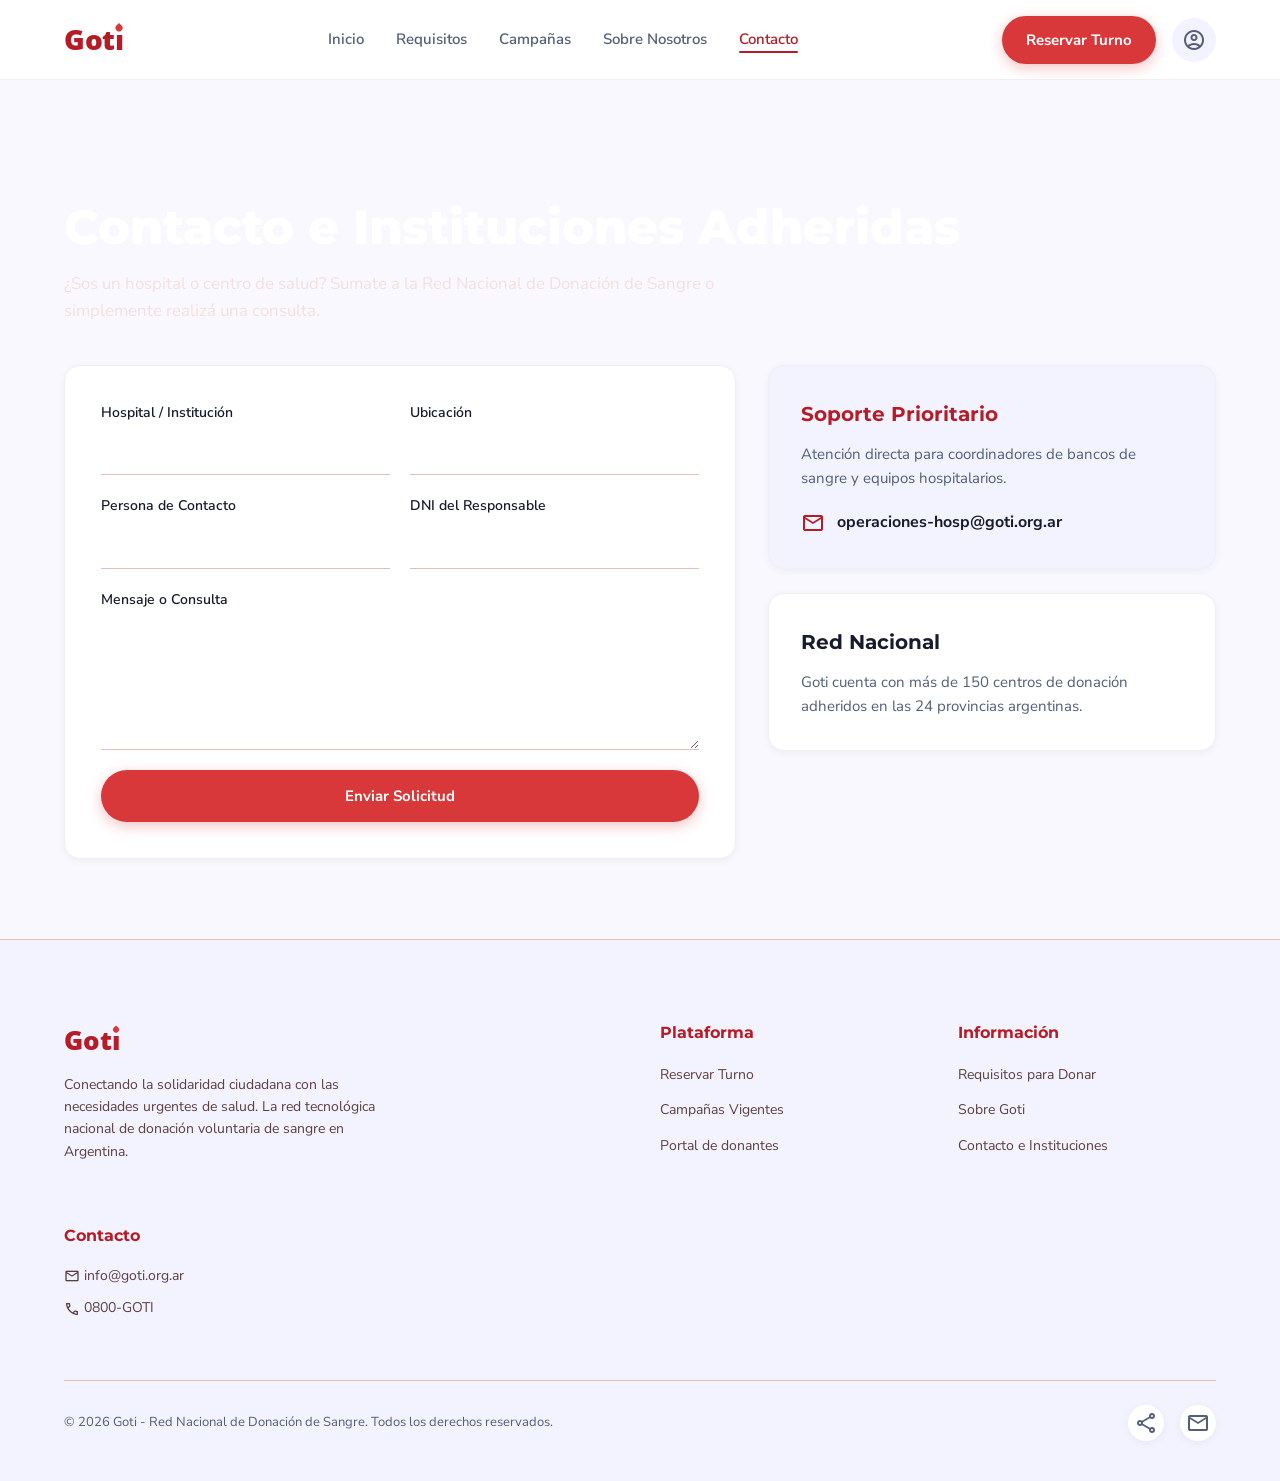
<file: contacto.html>
<!DOCTYPE html>
<html lang="es">

<head>
  <meta charset="utf-8" />
  <meta name="viewport" content="width=device-width, initial-scale=1.0" />
  <title>Contacto | Goti</title>

  <!-- Google Fonts -->
  <link rel="preconnect" href="https://fonts.googleapis.com">
  <link rel="preconnect" href="https://fonts.gstatic.com" crossorigin>
  <link
    href="https://fonts.googleapis.com/css2?family=Montserrat:wght@600;700&family=Nunito+Sans:wght@400;600;700&display=swap"
    rel="stylesheet" />

  <!-- Material Symbols Icons -->
  <link href="https://fonts.googleapis.com/css2?family=Material+Symbols+Outlined:wght,FILL@100..700,0..1&display=swap"
    rel="stylesheet" />

  <!-- Pure CSS Stylesheet -->
  <link rel="stylesheet" href="styles.css" />

  <style>
    .contact-grid {
      display: grid;
      grid-template-columns: 1fr;
      gap: 32px;
    }

    @media (min-width: 992px) {
      .contact-grid {
        grid-template-columns: 1.2fr 0.8fr;
      }
    }

    .form-group {
      display: flex;
      flex-direction: column;
      gap: 8px;
      margin-bottom: 20px;
    }

    .form-label {
      font-size: 14px;
      font-weight: 600;
      color: var(--color-text-dark);
    }

    .form-input,
    .form-textarea {
      width: 100%;
      padding: 10px 0;
      border: none;
      border-bottom: 1px solid var(--border-color);
      border-radius: 0;
      font-family: var(--font-body);
      font-size: 16px;
      background-color: transparent;
      color: var(--color-text-dark);
      transition: var(--transition-fast);
    }

    .form-input:focus,
    .form-textarea:focus {
      outline: none;
      border-bottom-color: var(--color-primary);
      box-shadow: none;
    }

    .form-row {
      display: grid;
      grid-template-columns: 1fr;
      gap: 20px;
    }

    @media (min-width: 640px) {
      .form-row {
        grid-template-columns: 1fr 1fr;
      }
    }
  </style>
</head>

<body>

  <!-- Header / Navigation Bar (Uniform Header) -->
  <header class="header">
    <div class="container header-container">
      <a href="index.html" class="logo-link">
        <span class="logo-text">Got<span class="logo-i">ı</span></span>
      </a>

      <nav>
        <ul class="nav-menu">
          <li><a href="index.html" class="nav-link">Inicio</a></li>
          <li><a href="index.html#requisitos" class="nav-link">Requisitos</a></li>
          <li><a href="index.html#campanas" class="nav-link">Campañas</a></li>
          <li><a href="sobre-nosotros.html" class="nav-link">Sobre Nosotros</a></li>
          <li><a href="contacto.html" class="nav-link active">Contacto</a></li>
        </ul>
      </nav>

      <div class="header-actions">
        <a href="agendar-turno.html" class="btn btn-primary">Reservar Turno</a>
        <a href="login.html" class="user-profile-btn" title="Iniciar Sesión / Mi Perfil">
          <span class="material-symbols-outlined">account_circle</span>
        </a>
      </div>
    </div>
  </header>

  <main style="padding-top: calc(var(--header-height) + 40px);">
    <section class="section">
      <div class="container">
        <div class="section-header" style="text-align: left; margin-bottom: 40px; max-width: 100%;">

          <h1 class="hero-title" style="margin-bottom: 16px;">Contacto e Instituciones Adheridas</h1>
          <p class="hero-description" style="max-width: 700px;">
            ¿Sos un hospital o centro de salud? Sumate a la Red Nacional de Donación de Sangre o simplemente realizá una
            consulta.
          </p>
        </div>

        <div class="contact-grid">
          <!-- Form Container -->
          <div class="stock-card" style="padding: 36px; background-color: #ffffff;">
            <form id="contactForm" onsubmit="event.preventDefault(); alert('¡Solicitud enviada con éxito!');">
              <div class="form-row">
                <div class="form-group">
                  <label class="form-label">Hospital / Institución</label>
                  <input type="text" class="form-input" required />
                </div>
                <div class="form-group">
                  <label class="form-label">Ubicación</label>
                  <input type="text" class="form-input" required />
                </div>
              </div>

              <div class="form-row">
                <div class="form-group">
                  <label class="form-label">Persona de Contacto</label>
                  <input type="text" class="form-input" required />
                </div>
                <div class="form-group">
                  <label class="form-label">DNI del Responsable</label>
                  <input type="text" class="form-input" required />
                </div>
              </div>

              <div class="form-group">
                <label class="form-label">Mensaje o Consulta</label>
                <textarea class="form-textarea" rows="5" required></textarea>
              </div>

              <button type="submit" class="btn btn-primary" style="width: 100%; padding: 16px;">
                Enviar Solicitud
              </button>
            </form>
          </div>

          <!-- Side Info Box -->
          <div style="display: flex; flex-direction: column; gap: 24px;">
            <div class="stock-card" style="padding: 32px; background-color: var(--bg-surface-alt);">
              <h3
                style="font-family: var(--font-heading); font-size: 20px; color: var(--color-primary); margin-bottom: 12px;">
                Soporte Prioritario</h3>
              <p style="font-size: 15px; color: var(--color-secondary); margin-bottom: 20px;">
                Atención directa para coordinadores de bancos de sangre y equipos hospitalarios.
              </p>
              <div
                style="display: flex; align-items: center; gap: 12px; font-weight: 700; color: var(--color-text-dark);">
                <span class="material-symbols-outlined" style="color: var(--color-primary);">mail</span>
                operaciones-hosp@goti.org.ar
              </div>
            </div>

            <div class="stock-card" style="padding: 32px;">
              <h3 style="font-family: var(--font-heading); font-size: 20px; margin-bottom: 12px;">Red Nacional</h3>
              <p style="font-size: 15px; color: var(--color-secondary);">
                Goti cuenta con más de 150 centros de donación adheridos en las 24 provincias argentinas.
              </p>
            </div>
          </div>
        </div>
      </div>
    </section>
  </main>

  <!-- Footer (Uniform Footer) -->
  <footer class="footer">
    <div class="container">
      <div class="footer-grid">
        <div class="footer-brand-col">
          <span class="footer-logo">Got<span class="logo-i">ı</span></span>
          <p class="footer-text">
            Conectando la solidaridad ciudadana con las necesidades urgentes de salud. La red tecnológica nacional de
            donación voluntaria de sangre en Argentina.
          </p>
        </div>

        <div>
          <h4 class="footer-col-title">Plataforma</h4>
          <ul class="footer-links">
            <li><a href="agendar-turno.html" class="footer-link">Reservar Turno</a></li>
            <li><a href="index.html#campanas" class="footer-link">Campañas Vigentes</a></li>
            <li><a href="login.html" class="footer-link">Portal de donantes</a></li>
          </ul>
        </div>

        <div>
          <h4 class="footer-col-title">Información</h4>
          <ul class="footer-links">
            <li><a href="index.html#requisitos" class="footer-link">Requisitos para Donar</a></li>
            <li><a href="sobre-nosotros.html" class="footer-link">Sobre Goti</a></li>
            <li><a href="contacto.html" class="footer-link">Contacto e Instituciones</a></li>
          </ul>
        </div>

        <div>
          <h4 class="footer-col-title">Contacto</h4>
          <ul class="footer-links">
            <li class="footer-link"><span class="material-symbols-outlined" style="font-size: 16px;">mail</span>
              info@goti.org.ar</li>
            <li class="footer-link"><span class="material-symbols-outlined" style="font-size: 16px;">call</span>
              0800-GOTI</li>
          </ul>
        </div>
      </div>

      <div class="footer-bottom">
        <p>&copy; 2026 Goti - Red Nacional de Donación de Sangre. Todos los derechos reservados.</p>
        <div class="social-links">
          <a href="#" class="social-icon" title="Compartir"><span class="material-symbols-outlined">share</span></a>
          <a href="#" class="social-icon" title="Enviar Mensaje"><span class="material-symbols-outlined">mail</span></a>
        </div>
      </div>
    </div>
  </footer>

</body>

</html>
</file>
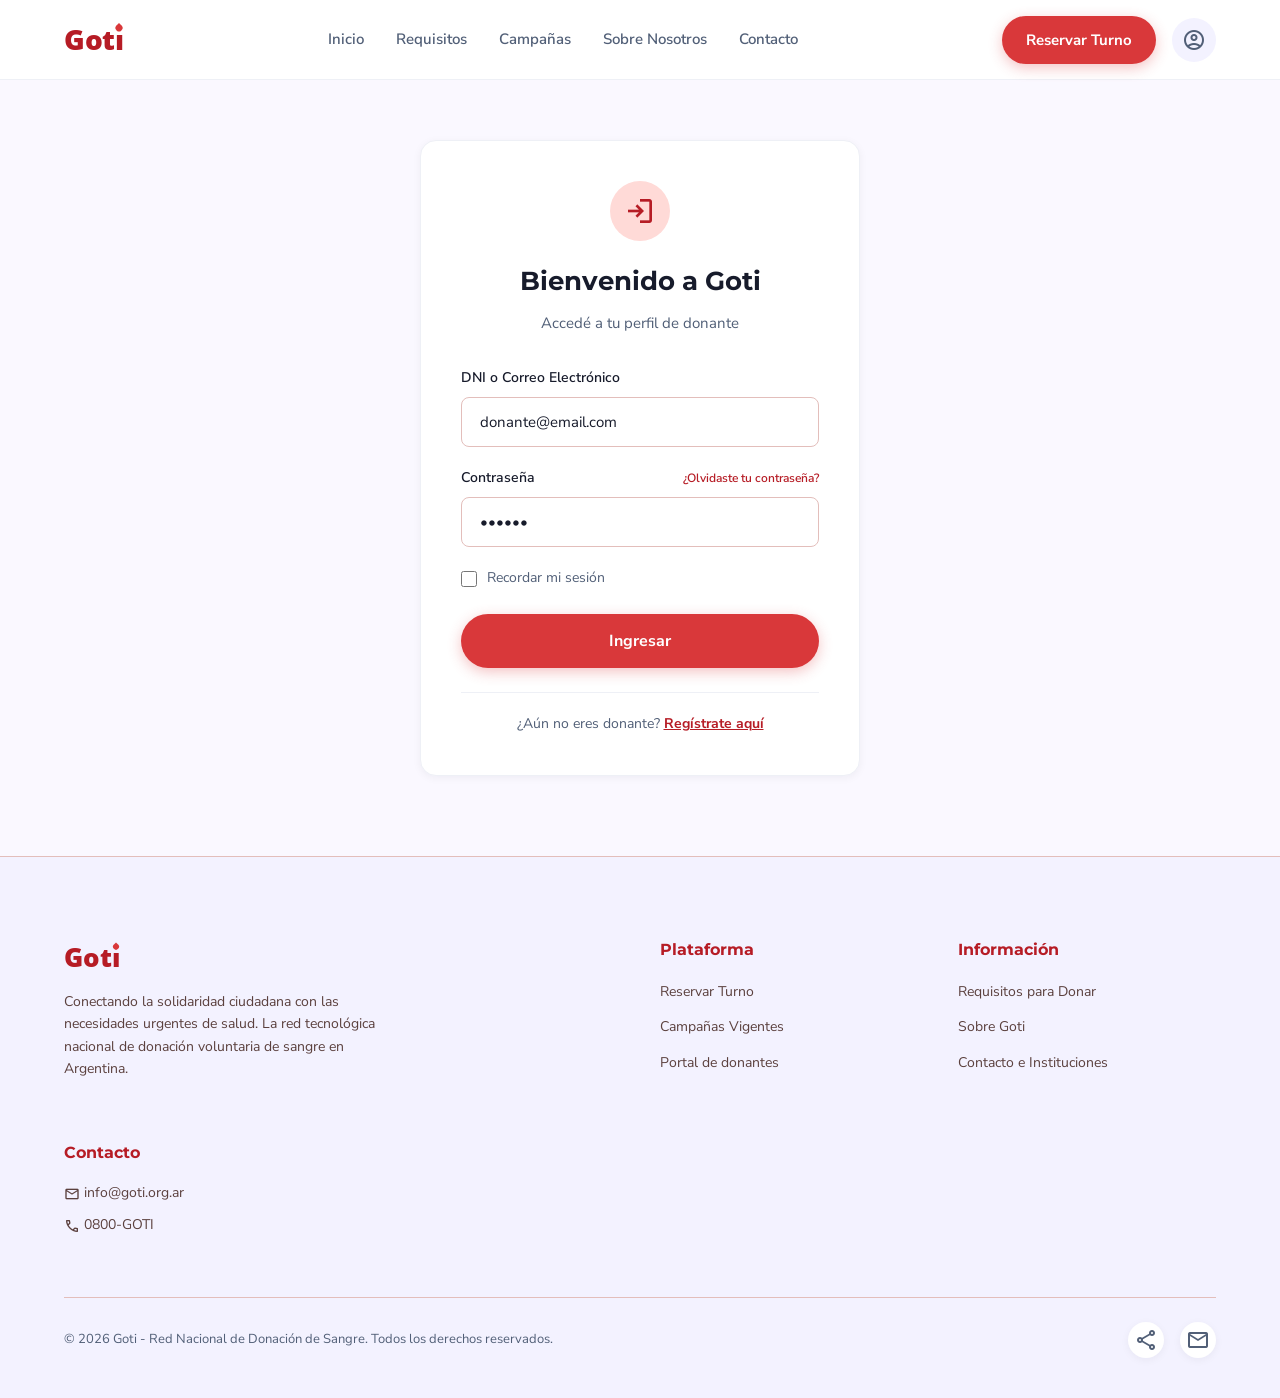
<file: login.html>
<!DOCTYPE html>
<html lang="es">
<head>
  <meta charset="utf-8"/>
  <meta name="viewport" content="width=device-width, initial-scale=1.0"/>
  <title>Iniciar Sesión | Goti</title>

  <!-- Google Fonts -->
  <link rel="preconnect" href="https://fonts.googleapis.com">
  <link rel="preconnect" href="https://fonts.gstatic.com" crossorigin>
  <link href="https://fonts.googleapis.com/css2?family=Montserrat:wght@600;700&family=Nunito+Sans:wght@400;600;700&display=swap" rel="stylesheet"/>
  
  <!-- Material Symbols Icons -->
  <link href="https://fonts.googleapis.com/css2?family=Material+Symbols+Outlined:wght,FILL@100..700,0..1&display=swap" rel="stylesheet"/>

  <!-- Pure CSS Stylesheet -->
  <link rel="stylesheet" href="styles.css"/>

  <style>
    .login-box {
      max-width: 440px;
      margin: 0 auto;
    }
    .form-group {
      display: flex;
      flex-direction: column;
      gap: 8px;
      margin-bottom: 20px;
    }
    .form-label {
      font-size: 14px;
      font-weight: 600;
      color: var(--color-text-dark);
    }
    .form-input {
      width: 100%;
      padding: 14px 18px;
      border: 1px solid var(--border-color);
      border-radius: var(--radius-sm);
      font-family: var(--font-body);
      font-size: 15px;
      background-color: var(--bg-surface);
      color: var(--color-text-dark);
      transition: var(--transition-fast);
    }
    .form-input:focus {
      outline: none;
      border-color: var(--color-primary);
      box-shadow: 0 0 0 3px rgba(182, 28, 37, 0.1);
    }
  </style>
</head>
<body>

  <!-- Header / Navigation Bar -->
  <header class="header">
    <div class="container header-container">
      <a href="index.html" class="logo-link">
        <span class="logo-text">Got<span class="logo-i">ı</span></span>
      </a>

      <nav>
        <ul class="nav-menu">
          <li><a href="index.html" class="nav-link">Inicio</a></li>
          <li><a href="index.html#requisitos" class="nav-link">Requisitos</a></li>
          <li><a href="index.html#campanas" class="nav-link">Campañas</a></li>
          <li><a href="sobre-nosotros.html" class="nav-link">Sobre Nosotros</a></li>
          <li><a href="contacto.html" class="nav-link">Contacto</a></li>
        </ul>
      </nav>

      <div class="header-actions">
        <a href="registro.html" class="btn btn-primary">Reservar Turno</a>
        <a href="login.html" class="user-profile-btn" title="Iniciar Sesión / Mi Perfil">
          <span class="material-symbols-outlined">account_circle</span>
        </a>
      </div>
    </div>
  </header>

  <main style="padding-top: calc(var(--header-height) + 60px);" class="section">
    <div class="container">
      <div class="login-box">
        <div class="stock-card" style="padding: 40px; text-align: center;">
          <div style="width: 60px; height: 60px; border-radius: 50%; background-color: var(--color-primary-light); color: var(--color-primary); display: flex; align-items: center; justify-content: center; margin: 0 auto 20px auto;">
            <span class="material-symbols-outlined" style="font-size: 32px;">login</span>
          </div>

          <h1 style="font-family: var(--font-heading); font-size: 26px; color: var(--color-text-dark); margin-bottom: 8px;">Bienvenido a Goti</h1>
          <p style="font-size: 15px; color: var(--color-secondary); margin-bottom: 32px;">Accedé a tu perfil de donante</p>

          <form id="loginForm" style="text-align: left;">
            <div class="form-group">
              <label class="form-label">DNI o Correo Electrónico</label>
              <input type="text" class="form-input" required value="donante@email.com"/>
            </div>

            <div class="form-group">
              <div style="display: flex; justify-content: space-between; align-items: center;">
                <label class="form-label">Contraseña</label>
                <a href="#" style="font-size: 12px; color: var(--color-primary); font-weight: 600;">¿Olvidaste tu contraseña?</a>
              </div>
              <input type="password" class="form-input" required value="123456"/>
            </div>

            <div style="display: flex; align-items: center; gap: 10px; margin-bottom: 24px;">
              <input type="checkbox" id="remember" style="width: 16px; height: 16px; accent-color: var(--color-primary);"/>
              <label for="remember" style="font-size: 14px; color: var(--color-secondary);">Recordar mi sesión</label>
            </div>

            <button type="submit" class="btn btn-primary" style="width: 100%; padding: 16px; font-size: 16px;">
              Ingresar
            </button>
          </form>

          <div style="margin-top: 24px; padding-top: 20px; border-top: 1px solid var(--border-light);">
            <p style="font-size: 14px; color: var(--color-secondary);">
              ¿Aún no eres donante? <a href="registro.html" style="color: var(--color-primary); font-weight: 700; text-decoration: underline;">Regístrate aquí</a>
            </p>
          </div>
        </div>
      </div>
    </div>
  </main>

  <!-- Footer -->
  <footer class="footer">
    <div class="container">
      <div class="footer-grid">
        <div class="footer-brand-col">
          <span class="footer-logo">Got<span class="logo-i">ı</span></span>
          <p class="footer-text">
            Conectando la solidaridad ciudadana con las necesidades urgentes de salud. La red tecnológica nacional de donación voluntaria de sangre en Argentina.
          </p>
        </div>

        <div>
          <h4 class="footer-col-title">Plataforma</h4>
          <ul class="footer-links">
            <li><a href="registro.html" class="footer-link">Reservar Turno</a></li>
            <li><a href="index.html#campanas" class="footer-link">Campañas Vigentes</a></li>
            <li><a href="login.html" class="footer-link">Portal de donantes</a></li>
          </ul>
        </div>

        <div>
          <h4 class="footer-col-title">Información</h4>
          <ul class="footer-links">
            <li><a href="index.html#requisitos" class="footer-link">Requisitos para Donar</a></li>
            <li><a href="sobre-nosotros.html" class="footer-link">Sobre Goti</a></li>
            <li><a href="contacto.html" class="footer-link">Contacto e Instituciones</a></li>
          </ul>
        </div>

        <div>
          <h4 class="footer-col-title">Contacto</h4>
          <ul class="footer-links">
            <li class="footer-link"><span class="material-symbols-outlined" style="font-size: 16px;">mail</span> info@goti.org.ar</li>
            <li class="footer-link"><span class="material-symbols-outlined" style="font-size: 16px;">call</span> 0800-GOTI</li>
          </ul>
        </div>
      </div>

      <div class="footer-bottom">
        <p>&copy; 2026 Goti - Red Nacional de Donación de Sangre. Todos los derechos reservados.</p>
        <div class="social-links">
          <a href="#" class="social-icon" title="Compartir"><span class="material-symbols-outlined">share</span></a>
          <a href="#" class="social-icon" title="Enviar Mensaje"><span class="material-symbols-outlined">mail</span></a>
        </div>
      </div>
    </div>
  </footer>

  <script>
    // Redirect to control panel on login submit
    document.getElementById('loginForm').addEventListener('submit', (e) => {
      e.preventDefault();
      window.location.href = 'panel-de-control.html';
    });
  </script>
</body>
</html>
</file>
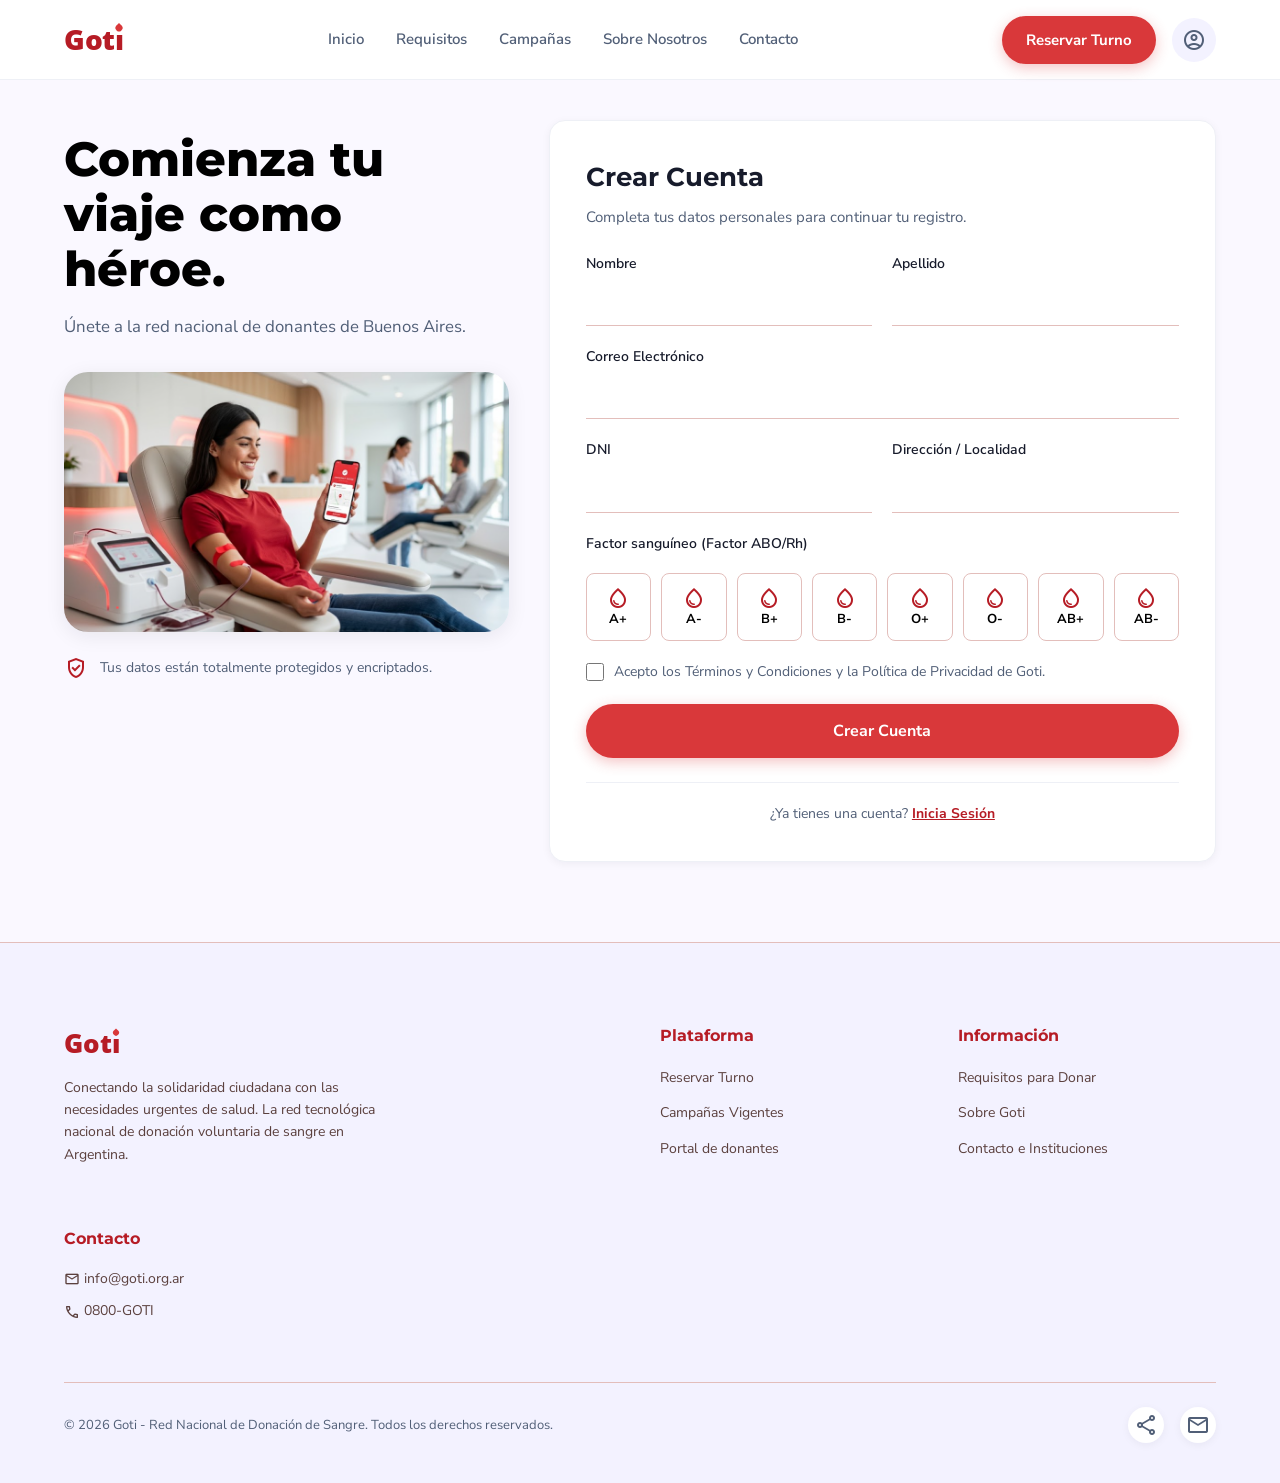
<file: registro.html>
<!DOCTYPE html>
<html lang="es">

<head>
  <meta charset="utf-8" />
  <meta name="viewport" content="width=device-width, initial-scale=1.0" />
  <title>Registro | Goti</title>

  <!-- Google Fonts -->
  <link rel="preconnect" href="https://fonts.googleapis.com">
  <link rel="preconnect" href="https://fonts.gstatic.com" crossorigin>
  <link
    href="https://fonts.googleapis.com/css2?family=Montserrat:wght@600;700&family=Nunito+Sans:wght@400;600;700&display=swap"
    rel="stylesheet" />

  <!-- Material Symbols Icons -->
  <link href="https://fonts.googleapis.com/css2?family=Material+Symbols+Outlined:wght,FILL@100..700,0..1&display=swap"
    rel="stylesheet" />

  <!-- Pure CSS Stylesheet -->
  <link rel="stylesheet" href="styles.css" />

  <style>
    .reg-container {
      display: grid;
      grid-template-columns: 1fr;
      gap: 40px;
    }

    @media (min-width: 992px) {
      .reg-container {
        grid-template-columns: 0.8fr 1.2fr;
      }
    }

    .blood-selector {
      display: grid;
      grid-template-columns: repeat(4, 1fr);
      gap: 10px;
      margin-top: 10px;
    }

    @media (min-width: 640px) {
      .blood-selector {
        grid-template-columns: repeat(8, 1fr);
      }
    }

    .blood-type-btn {
      border: 1px solid var(--border-color);
      background-color: var(--bg-surface);
      border-radius: var(--radius-sm);
      padding: 12px 6px;
      display: flex;
      flex-direction: column;
      align-items: center;
      cursor: pointer;
      transition: var(--transition-fast);
    }

    .blood-type-btn.active {
      background-color: var(--color-primary);
      color: #ffffff;
      border-color: var(--color-primary);
      box-shadow: var(--shadow-sm);
    }

    .blood-type-btn.active span {
      color: #ffffff !important;
    }

    .form-group {
      display: flex;
      flex-direction: column;
      gap: 8px;
      margin-bottom: 20px;
    }

    .form-label {
      font-size: 14px;
      font-weight: 600;
      color: var(--color-text-dark);
    }

    .form-input {
      width: 100%;
      padding: 10px 0;
      border: none;
      border-bottom: 1px solid var(--border-color);
      border-radius: 0;
      font-family: var(--font-body);
      font-size: 16px;
      background-color: transparent;
      color: var(--color-text-dark);
      transition: var(--transition-fast);
    }

    .form-input:focus {
      outline: none;
      border-bottom-color: var(--color-primary);
      box-shadow: none;
    }

    .form-row {
      display: grid;
      grid-template-columns: 1fr;
      gap: 20px;
    }

    @media (min-width: 640px) {
      .form-row {
        grid-template-columns: 1fr 1fr;
      }
    }
  </style>
</head>

<body>

  <!-- Header / Navigation Bar -->
  <header class="header">
    <div class="container header-container">
      <a href="index.html" class="logo-link">
        <span class="logo-text">Got<span class="logo-i">ı</span></span>
      </a>

      <nav>
        <ul class="nav-menu">
          <li><a href="index.html" class="nav-link">Inicio</a></li>
          <li><a href="index.html#requisitos" class="nav-link">Requisitos</a></li>
          <li><a href="index.html#campanas" class="nav-link">Campañas</a></li>
          <li><a href="sobre-nosotros.html" class="nav-link">Sobre Nosotros</a></li>
          <li><a href="contacto.html" class="nav-link">Contacto</a></li>
        </ul>
      </nav>

      <div class="header-actions">
        <a href="registro.html" class="btn btn-primary">Reservar Turno</a>
        <a href="login.html" class="user-profile-btn" title="Iniciar Sesión / Mi Perfil">
          <span class="material-symbols-outlined">account_circle</span>
        </a>
      </div>
    </div>
  </header>

  <main style="padding-top: calc(var(--header-height) + 40px);" class="section">
    <div class="container">
      <div class="reg-container">
        <!-- Left Branding Column -->
        <div style="display: flex; flex-direction: column; justify-content: flex-start; padding-top: 12px;">

          <h1 class="hero-title" style="margin-bottom: 16px; color: #000000 !important;">Comienza tu viaje como héroe.</h1>
          <p class="hero-description" style="margin-bottom: 32px; color: var(--color-secondary) !important;">
            Únete a la red nacional de donantes de Buenos Aires.
          </p>

          <div
            style="border-radius: var(--radius-lg); overflow: hidden; box-shadow: var(--shadow-md); margin-bottom: 24px;">
            <img src="registro_hero.png"
              alt="Donantes" style="width: 100%; height: 260px; object-fit: cover;" />
          </div>

          <div style="display: flex; align-items: center; gap: 12px; color: var(--color-secondary); font-size: 14px;">
            <span class="material-symbols-outlined" style="color: var(--color-primary);">verified_user</span>
            Tus datos están totalmente protegidos y encriptados.
          </div>
        </div>

        <!-- Right Form Column -->
        <div class="stock-card" style="padding: 36px; background-color: #ffffff;">
          <div style="margin-bottom: 24px;">
            <h2
              style="font-family: var(--font-heading); font-size: 26px; color: var(--color-text-dark); margin-bottom: 6px;">
              Crear Cuenta</h2>
            <p style="font-size: 15px; color: var(--color-secondary);">Completa tus datos personales para continuar tu
              registro.</p>
          </div>

          <form id="registrationForm">
            <div class="form-row">
              <div class="form-group">
                <label class="form-label">Nombre</label>
                <input type="text" class="form-input" required />
              </div>
              <div class="form-group">
                <label class="form-label">Apellido</label>
                <input type="text" class="form-input" required />
              </div>
            </div>

            <div class="form-group">
              <label class="form-label">Correo Electrónico</label>
              <input type="email" class="form-input" required />
            </div>

            <div class="form-row">
              <div class="form-group">
                <label class="form-label">DNI</label>
                <input type="text" class="form-input" required />
              </div>
              <div class="form-group">
                <label class="form-label">Dirección / Localidad</label>
                <input type="text" class="form-input" required />
              </div>
            </div>

            <!-- Blood Type Selector -->
            <div class="form-group">
              <label class="form-label">Factor sanguíneo (Factor ABO/Rh)</label>
              <div class="blood-selector">
                <button type="button" class="blood-type-btn" onclick="selectBloodType(this)">
                  <span class="material-symbols-outlined" style="color: var(--color-primary);">water_drop</span>
                  <span style="font-weight:700; font-size:13px;">A+</span>
                </button>
                <button type="button" class="blood-type-btn" onclick="selectBloodType(this)">
                  <span class="material-symbols-outlined" style="color: var(--color-primary);">water_drop</span>
                  <span style="font-weight:700; font-size:13px;">A-</span>
                </button>
                <button type="button" class="blood-type-btn" onclick="selectBloodType(this)">
                  <span class="material-symbols-outlined" style="color: var(--color-primary);">water_drop</span>
                  <span style="font-weight:700; font-size:13px;">B+</span>
                </button>
                <button type="button" class="blood-type-btn" onclick="selectBloodType(this)">
                  <span class="material-symbols-outlined" style="color: var(--color-primary);">water_drop</span>
                  <span style="font-weight:700; font-size:13px;">B-</span>
                </button>
                <button type="button" class="blood-type-btn" onclick="selectBloodType(this)">
                  <span class="material-symbols-outlined" style="color: var(--color-primary);">water_drop</span>
                  <span style="font-weight:700; font-size:13px;">O+</span>
                </button>
                <button type="button" class="blood-type-btn" onclick="selectBloodType(this)">
                  <span class="material-symbols-outlined" style="color: var(--color-primary);">water_drop</span>
                  <span style="font-weight:700; font-size:13px;">O-</span>
                </button>
                <button type="button" class="blood-type-btn" onclick="selectBloodType(this)">
                  <span class="material-symbols-outlined" style="color: var(--color-primary);">water_drop</span>
                  <span style="font-weight:700; font-size:13px;">AB+</span>
                </button>
                <button type="button" class="blood-type-btn" onclick="selectBloodType(this)">
                  <span class="material-symbols-outlined" style="color: var(--color-primary);">water_drop</span>
                  <span style="font-weight:700; font-size:13px;">AB-</span>
                </button>
              </div>
            </div>

            <div style="display: flex; align-items: center; gap: 10px; margin: 20px 0;">
              <input type="checkbox" id="terms" required
                style="width: 18px; height: 18px; accent-color: var(--color-primary);" />
              <label for="terms" style="font-size: 14px; color: var(--color-secondary);">Acepto los Términos y
                Condiciones y la Política de Privacidad de Goti.</label>
            </div>

            <button type="submit" class="btn btn-primary" style="width: 100%; padding: 16px; font-size: 16px;">
              Crear Cuenta
            </button>
          </form>

          <div
            style="text-align: center; margin-top: 24px; padding-top: 20px; border-top: 1px solid var(--border-light);">
            <p style="font-size: 14px; color: var(--color-secondary);">
              ¿Ya tienes una cuenta? <a href="login.html"
                style="color: var(--color-primary); font-weight: 700; text-decoration: underline;">Inicia Sesión</a>
            </p>
          </div>
        </div>
      </div>
    </div>
  </main>

  <!-- Footer -->
  <footer class="footer">
    <div class="container">
      <div class="footer-grid">
        <div class="footer-brand-col">
          <span class="footer-logo">Got<span class="logo-i">ı</span></span>
          <p class="footer-text">
            Conectando la solidaridad ciudadana con las necesidades urgentes de salud. La red tecnológica nacional de
            donación voluntaria de sangre en Argentina.
          </p>
        </div>

        <div>
          <h4 class="footer-col-title">Plataforma</h4>
          <ul class="footer-links">
            <li><a href="registro.html" class="footer-link">Reservar Turno</a></li>
            <li><a href="index.html#campanas" class="footer-link">Campañas Vigentes</a></li>
            <li><a href="login.html" class="footer-link">Portal de donantes</a></li>
          </ul>
        </div>

        <div>
          <h4 class="footer-col-title">Información</h4>
          <ul class="footer-links">
            <li><a href="index.html#requisitos" class="footer-link">Requisitos para Donar</a></li>
            <li><a href="sobre-nosotros.html" class="footer-link">Sobre Goti</a></li>
            <li><a href="contacto.html" class="footer-link">Contacto e Instituciones</a></li>
          </ul>
        </div>

        <div>
          <h4 class="footer-col-title">Contacto</h4>
          <ul class="footer-links">
            <li class="footer-link"><span class="material-symbols-outlined" style="font-size: 16px;">mail</span>
              info@goti.org.ar</li>
            <li class="footer-link"><span class="material-symbols-outlined" style="font-size: 16px;">call</span>
              0800-GOTI</li>
          </ul>
        </div>
      </div>

      <div class="footer-bottom">
        <p>&copy; 2026 Goti - Red Nacional de Donación de Sangre. Todos los derechos reservados.</p>
        <div class="social-links">
          <a href="#" class="social-icon" title="Compartir"><span class="material-symbols-outlined">share</span></a>
          <a href="#" class="social-icon" title="Enviar Mensaje"><span class="material-symbols-outlined">mail</span></a>
        </div>
      </div>
    </div>
  </footer>

  <script>
    function selectBloodType(btn) {
      document.querySelectorAll('.blood-type-btn').forEach(b => b.classList.remove('active'));
      btn.classList.add('active');
    }

    // Redirect to login on form submit
    document.getElementById('registrationForm').addEventListener('submit', (e) => {
      e.preventDefault();
      alert('¡Cuenta creada exitosamente! Redirigiendo al inicio de sesión...');
      window.location.href = 'login.html';
    });
  </script>
</body>

</html>
</file>
<file: styles.css>
@import url('https://fonts.googleapis.com/css2?family=Open+Sans:wght@700;800&display=swap');

/* ==========================================================================
   DonARG - System Design & Core Stylesheet (Pure CSS)
   ========================================================================== */

/* --------------------------------------------------------------------------
   1. CSS Variables & Design System Tokens
   -------------------------------------------------------------------------- */
:root {
  /* Brand Palette */
  --color-primary: #b61c25;
  --color-primary-hover: #930014;
  --color-primary-light: #ffdad7;
  --color-primary-container: #d9383a;
  --color-primary-text: #ffffff;

  /* Secondary & Neutral Colors */
  --color-secondary: #515f77;
  --color-secondary-light: #d2e0fd;
  --color-text-dark: #171b2b;
  --color-text-muted: #5b403e;
  
  /* Backgrounds & Surfaces */
  --bg-main: #faf8ff;
  --bg-surface: #ffffff;
  --bg-surface-alt: #f3f2ff;
  --bg-card: #ffffff;
  
  /* Status Colors for Blood Stock */
  --status-critical: #d9383a;
  --status-critical-bg: #ffebee;
  --status-warning: #e65100;
  --status-warning-bg: #fff3e0;
  --status-good: #2e7d32;
  --status-good-bg: #e8f5e9;

  /* Borders & Shadows */
  --border-color: #e3bebb;
  --border-light: #eef0f6;
  --shadow-sm: 0 2px 8px rgba(23, 27, 43, 0.05);
  --shadow-md: 0 4px 20px rgba(23, 27, 43, 0.08);
  --shadow-lg: 0 12px 32px rgba(182, 28, 37, 0.12);

  /* Typography */
  --font-heading: 'Montserrat', sans-serif;
  --font-body: 'Nunito Sans', sans-serif;
  
  /* Layout Dimensions */
  --max-width: 1200px;
  --header-height: 80px;
  --radius-sm: 8px;
  --radius-md: 16px;
  --radius-lg: 24px;
  --radius-full: 9999px;
  
  /* Transitions */
  --transition-fast: all 0.2s ease;
  --transition-normal: all 0.3s ease;
}

/* --------------------------------------------------------------------------
   2. Reset & General Setup
   -------------------------------------------------------------------------- */
* {
  box-sizing: border-box;
  margin: 0;
  padding: 0;
}

html {
  scroll-behavior: smooth;
}

body {
  font-family: var(--font-body);
  background-color: var(--bg-main);
  color: var(--color-text-dark);
  line-height: 1.6;
  overflow-x: hidden;
}

a {
  text-decoration: none;
  color: inherit;
}

button {
  cursor: pointer;
  font-family: inherit;
  border: none;
  background: none;
}

img {
  max-width: 100%;
  height: auto;
  display: block;
}

.container {
  max-width: var(--max-width);
  margin: 0 auto;
  padding: 0 24px;
}

/* Material Symbols Icon Alignment */
.material-symbols-outlined {
  font-variation-settings: 'FILL' 0, 'wght' 400, 'GRAD' 0, 'opsz' 24;
  display: inline-block;
  vertical-align: middle;
  line-height: 1;
}

/* --------------------------------------------------------------------------
   3. Navigation Header
   -------------------------------------------------------------------------- */
.header {
  position: absolute;
  top: 0;
  left: 0;
  width: 100%;
  height: var(--header-height);
  background-color: rgba(255, 255, 255, 0.95);
  backdrop-filter: blur(12px);
  border-bottom: 1px solid var(--border-light);
  z-index: 1000;
  transition: var(--transition-normal);
}

.header.scrolled {
  box-shadow: var(--shadow-sm);
}

.header-container {
  display: flex;
  justify-content: space-between;
  align-items: center;
  height: 100%;
}

.logo-link {
  display: flex;
  align-items: center;
  gap: 8px;
}

.logo-text {
  font-family: 'Open Sans', sans-serif;
  font-size: 28px;
  font-weight: 800;
  color: var(--color-primary);
  letter-spacing: -0.5px;
}

.logo-dot {
  color: var(--color-primary-container);
}

.logo-i {
  position: relative;
  display: inline-block;
  line-height: 1;
}

.logo-i::after {
  content: '';
  position: absolute;
  top: 0.22em;
  left: 50%;
  transform: translate(-50%, -100%) rotate(45deg);
  width: 0.24em;
  height: 0.24em;
  background-color: var(--color-primary-container);
  border-radius: 0 50% 50% 50%;
}

.nav-menu {
  display: flex;
  align-items: center;
  gap: 32px;
  list-style: none;
}

.nav-link {
  font-weight: 600;
  font-size: 15px;
  color: var(--color-secondary);
  transition: var(--transition-fast);
  position: relative;
  padding: 4px 0;
}

.nav-link:hover,
.nav-link.active {
  color: var(--color-primary);
}

.nav-link.active::after {
  content: '';
  position: absolute;
  bottom: 0;
  left: 0;
  width: 100%;
  height: 2px;
  background-color: var(--color-primary);
  border-radius: 2px;
}

.header-actions {
  display: flex;
  align-items: center;
  gap: 16px;
}

.btn {
  display: inline-flex;
  align-items: center;
  justify-content: center;
  gap: 8px;
  padding: 12px 24px;
  font-weight: 700;
  font-size: 15px;
  border-radius: var(--radius-full);
  transition: var(--transition-normal);
  text-align: center;
}

.btn-primary {
  background-color: var(--color-primary-container);
  color: var(--color-primary-text);
  box-shadow: 0 4px 14px rgba(217, 56, 58, 0.3);
}

.btn-primary:hover {
  background-color: var(--color-primary-hover);
  transform: translateY(-2px);
  box-shadow: 0 6px 20px rgba(217, 56, 58, 0.4);
}

.btn-outline {
  border: 2px solid var(--color-primary-container);
  color: var(--color-primary-container);
  background-color: transparent;
}

.btn-outline:hover {
  background-color: var(--color-primary-light);
}

.user-profile-btn {
  width: 44px;
  height: 44px;
  border-radius: 50%;
  display: flex;
  align-items: center;
  justify-content: center;
  color: var(--color-secondary);
  background-color: var(--bg-surface-alt);
  transition: var(--transition-fast);
}

.user-profile-btn:hover {
  color: var(--color-primary);
  background-color: var(--color-primary-light);
}

/* --------------------------------------------------------------------------
   4. Hero Section
   -------------------------------------------------------------------------- */
.hero {
  min-height: 100vh;
  padding-top: calc(var(--header-height) + 40px);
  padding-bottom: 120px;
  background-color: #d9383a;
  color: #ffffff;
  position: relative;
  overflow: hidden;
  display: flex;
  align-items: center;
  box-sizing: border-box;
}

.hero-content {
  display: flex;
  align-items: flex-start;
  justify-content: space-between;
  max-width: 1200px;
  margin: 0 auto;
  gap: 40px;
  padding: 0 24px;
  box-sizing: border-box;
  position: relative;
  z-index: 2;
}

.hero-text {
  max-width: 560px;
  display: flex;
  flex-direction: column;
  justify-content: center;
  padding-top: 20px;
  padding-bottom: 0;
}

.hero-title {
  font-family: var(--font-heading);
  font-size: 3rem;
  font-weight: 800;
  line-height: 1.15;
  color: #ffffff;
  margin-bottom: 24px;
}

.hero-description {
  font-size: 1.05rem;
  line-height: 1.6;
  color: #f3e0dd;
  margin-bottom: 32px;
}

.hero-illustration {
  flex-shrink: 0;
  width: 380px;
  height: 380px;
  background-color: #fff;
  border-radius: 50% 50% 0 0;
  display: flex;
  align-items: center;
  justify-content: center;
  overflow: hidden;
  padding: 30px;
  z-index: 4;
}

.hero-illustration img {
  width: 100%;
  height: auto;
  object-fit: contain;
}

.btn-primary-hero {
  display: inline-block;
  background-color: #fff;
  color: #d9383a;
  font-weight: 700;
  padding: 14px 28px;
  border-radius: 30px;
  text-decoration: none;
  font-size: 0.95rem;
  border: none;
  cursor: pointer;
  transition: transform 0.15s ease, box-shadow 0.2s ease;
  box-shadow: 0 4px 12px rgba(0, 0, 0, 0.1);
  text-align: center;
}

.btn-primary-hero:hover {
  transform: translateY(-2px);
  box-shadow: 0 6px 16px rgba(0, 0, 0, 0.15);
}

.wave {
  position: absolute;
  left: 0;
  bottom: -2px;
  width: 100%;
  line-height: 0;
  z-index: 3;
}

.wave svg {
  display: block;
  width: 100%;
  height: 110px;
}

@media (max-width: 900px) {
  .hero-content {
    flex-direction: column;
    align-items: center;
    text-align: center;
    padding-top: 20px;
  }
  .hero-text {
    padding-bottom: 40px;
    align-items: center;
  }
  .hero-title {
    font-size: 2.2rem;
  }
  .hero-illustration {
    width: 280px;
    height: 280px;
  }
}
.hero-floating-card {
  position: absolute;
  bottom: 24px;
  left: 24px;
  right: 24px;
  background: rgba(255, 255, 255, 0.95);
  backdrop-filter: blur(12px);
  padding: 16px 20px;
  border-radius: 20px;
  box-shadow: 0 10px 25px rgba(0,0,0,0.15);
  display: flex;
  align-items: center;
  gap: 16px;
  z-index: 5;
}

.floating-icon {
  color: var(--color-primary);
  font-size: 32px;
}

/* --------------------------------------------------------------------------
   5. Section Headers General Style
   -------------------------------------------------------------------------- */
.section {
  padding: 80px 0;
}

.section-alt {
  background-color: var(--bg-surface-alt);
}

.section-header {
  text-align: center;
  max-width: 680px;
  margin: 0 auto 56px auto;
}

.section-subtitle {
  font-size: 14px;
  font-weight: 700;
  text-transform: uppercase;
  color: var(--color-primary);
  letter-spacing: 1px;
  margin-bottom: 8px;
  display: block;
}

.section-title {
  font-family: var(--font-heading);
  font-size: 32px;
  font-weight: 700;
  color: var(--color-text-dark);
  margin-bottom: 12px;
}

.section-description {
  font-size: 16px;
  color: var(--color-secondary);
}

/* --------------------------------------------------------------------------
   6. Blood Stock Widget (Semáforo de Sangre) - Key DonARG Feature
   -------------------------------------------------------------------------- */
.stock-section {
  background-color: var(--bg-surface);
  border-y: 1px solid var(--border-light);
}

.stock-grid {
  display: grid;
  grid-template-columns: repeat(auto-fit, minmax(240px, 1fr));
  gap: 20px;
}

.stock-card {
  background: var(--bg-surface);
  border-radius: var(--radius-md);
  padding: 20px;
  border: 1px solid var(--border-light);
  box-shadow: var(--shadow-sm);
  transition: var(--transition-normal);
  display: flex;
  flex-direction: column;
  justify-content: space-between;
  position: relative;
  overflow: hidden;
}

.stock-card:hover {
  transform: translateY(-4px);
  box-shadow: var(--shadow-md);
}

.stock-header {
  display: flex;
  justify-content: space-between;
  align-items: center;
  margin-bottom: 16px;
}

.blood-type {
  font-family: var(--font-heading);
  font-size: 28px;
  font-weight: 700;
  color: var(--color-text-dark);
}

.stock-badge {
  padding: 4px 12px;
  border-radius: var(--radius-full);
  font-size: 12px;
  font-weight: 700;
  text-transform: uppercase;
}

.stock-badge.critical {
  background-color: var(--status-critical-bg);
  color: var(--status-critical);
}

.stock-badge.warning {
  background-color: var(--status-warning-bg);
  color: var(--status-warning);
}

.stock-badge.good {
  background-color: var(--status-good-bg);
  color: var(--status-good);
}

.stock-progress-bar {
  width: 100%;
  height: 8px;
  background-color: #e0e0e0;
  border-radius: 4px;
  overflow: hidden;
  margin-bottom: 12px;
}

.stock-progress-fill {
  height: 100%;
  border-radius: 4px;
}

.stock-progress-fill.critical {
  width: 25%;
  background-color: var(--status-critical);
}

.stock-progress-fill.warning {
  width: 55%;
  background-color: var(--status-warning);
}

.stock-progress-fill.good {
  width: 85%;
  background-color: var(--status-good);
}

.stock-footer {
  font-size: 13px;
  color: var(--color-secondary);
  display: flex;
  align-items: center;
  justify-content: space-between;
}

/* --------------------------------------------------------------------------
   7. Requisitos Básicos (Pre-Requisites)
   -------------------------------------------------------------------------- */
.title-tag {
  color: #e53935;
  font-family: 'Open Sans', sans-serif;
  font-weight: 800;
  display: inline-block;
  margin: 0 4px;
}

.requirements-flow {
  display: flex;
  align-items: flex-start;
  justify-content: space-between;
  gap: 16px;
  margin-bottom: 40px;
}

@media (max-width: 991px) {
  .requirements-flow {
    flex-direction: column;
    align-items: center;
  }
  .flow-arrow {
    transform: rotate(90deg);
    margin: 10px 0;
    padding-top: 0;
  }
}

.req-card {
  flex: 1;
  background: transparent;
  padding: 16px;
  text-align: center;
  transition: transform 0.3s ease;
}

.req-card:hover {
  transform: translateY(-6px);
}

.req-icon-box {
  width: 88px;
  height: 88px;
  border-radius: 28px;
  background: #ffffff;
  color: #e53935;
  display: flex;
  align-items: center;
  justify-content: center;
  margin: 0 auto 24px auto;
  box-shadow: 0 14px 35px rgba(229, 57, 53, 0.16);
  transition: all 0.3s ease;
}

.req-card:hover .req-icon-box {
  box-shadow: 0 18px 40px rgba(229, 57, 53, 0.25);
  transform: scale(1.05);
}

.req-icon-box span {
  font-size: 38px;
}

.req-card-title {
  font-family: var(--font-heading);
  font-size: 20px;
  font-weight: 700;
  margin-bottom: 12px;
  color: #1a2b4c;
}

.req-card-desc {
  font-size: 14px;
  color: #667085;
  line-height: 1.6;
  max-width: 280px;
  margin: 0 auto;
}

.flow-arrow {
  width: 100px;
  flex-shrink: 0;
  padding-top: 65px;
}

.flow-arrow svg {
  width: 100%;
  height: auto;
}

.requisitos-cta-box {
  text-align: center;
  margin-top: 48px;
}

.btn-navy {
  background-color: #102a43;
  color: #ffffff;
  padding: 16px 36px;
  border-radius: 30px;
  font-weight: 700;
  font-size: 14px;
  letter-spacing: 1px;
  box-shadow: 0 8px 20px rgba(16, 42, 67, 0.25);
  display: inline-block;
  transition: all 0.3s ease;
}

.btn-navy:hover {
  background-color: #1b3a5b;
  transform: translateY(-2px);
  box-shadow: 0 12px 25px rgba(16, 42, 67, 0.35);
  color: #ffffff;
}

/* --------------------------------------------------------------------------
   8. Puntos de Donación & Campañas Recientes
   -------------------------------------------------------------------------- */
.campaigns-grid {
  display: grid;
  grid-template-columns: 1fr;
  gap: 24px;
}

@media (min-width: 992px) {
  .campaigns-grid {
    grid-template-columns: 1.5fr 1fr;
  }
  .campaign-sub-list {
    height: 100%;
  }
  .campaign-sub-card {
    flex: 1;
  }
}

.campaign-main-card {
  position: relative;
  border-radius: var(--radius-lg);
  overflow: hidden;
  min-height: 420px;
  display: flex;
  flex-direction: column;
  justify-content: flex-end;
  box-shadow: var(--shadow-md);
}

.campaign-bg-img {
  position: absolute;
  inset: 0;
  width: 100%;
  height: 100%;
  object-fit: cover;
  transition: transform 0.7s ease;
}

.campaign-main-card:hover .campaign-bg-img {
  transform: scale(1.05);
}

.campaign-overlay {
  position: absolute;
  inset: 0;
  background: linear-gradient(to top, rgba(0,0,0,0.85) 0%, rgba(0,0,0,0.3) 60%, rgba(0,0,0,0.1) 100%);
}

.campaign-content {
  position: relative;
  z-index: 10;
  padding: 36px;
  color: #ffffff;
}

.campaign-tag {
  display: inline-block;
  padding: 6px 12px;
  background-color: var(--color-primary-container);
  color: #ffffff;
  font-size: 12px;
  font-weight: 700;
  text-transform: uppercase;
  border-radius: var(--radius-sm);
  margin-bottom: 12px;
}

.campaign-title {
  font-family: var(--font-heading);
  font-size: 28px;
  font-weight: 700;
  margin-bottom: 12px;
  line-height: 1.3;
}

.campaign-desc {
  font-size: 15px;
  opacity: 0.9;
  margin-bottom: 24px;
  max-width: 500px;
}

.campaign-sub-list {
  display: flex;
  flex-direction: column;
  gap: 24px;
}

.campaign-sub-card {
  background: var(--bg-surface);
  border-radius: var(--radius-md);
  border: 1px solid var(--border-light);
  overflow: hidden;
  display: flex;
  box-shadow: var(--shadow-sm);
  transition: var(--transition-normal);
}

.campaign-sub-card:hover {
  transform: translateY(-3px);
  box-shadow: var(--shadow-md);
}

.sub-card-img {
  width: 130px;
  object-fit: cover;
  flex-shrink: 0;
}

.sub-card-body {
  padding: 20px;
  display: flex;
  flex-direction: column;
  justify-content: space-between;
  flex-grow: 1;
}

.sub-card-title {
  font-family: var(--font-heading);
  font-size: 16px;
  font-weight: 700;
  color: #101828;
  margin-bottom: 4px;
}

.sub-card-text {
  font-size: 13px;
  color: var(--color-secondary);
  margin-bottom: 12px;
}

.sub-card-meta {
  display: flex;
  justify-content: space-between;
  align-items: center;
  font-size: 12px;
  font-weight: 700;
  color: var(--color-text-dark);
}

/* --------------------------------------------------------------------------
   9. Próximas Colectas Agenda (Itinerantes)
   -------------------------------------------------------------------------- */
.schedule-list {
  display: grid;
  grid-template-columns: 1fr;
  gap: 24px;
  max-width: 1140px;
  margin: 0 auto;
}

@media (min-width: 768px) {
  .schedule-list {
    grid-template-columns: repeat(2, 1fr);
  }
}

@media (min-width: 992px) {
  .schedule-list {
    grid-template-columns: repeat(3, 1fr);
  }
}

.schedule-item {
  background: var(--bg-surface);
  border-radius: var(--radius-lg);
  border: 1px solid var(--border-light);
  overflow: hidden;
  display: flex;
  flex-direction: column;
  box-shadow: var(--shadow-sm);
  transition: all 0.3s ease;
  height: 100%;
}

.schedule-item:hover {
  transform: translateY(-6px);
  border-color: var(--color-primary-container);
  box-shadow: var(--shadow-lg);
}

.schedule-card-image {
  position: relative;
  width: 100%;
  height: 160px;
  overflow: hidden;
}

.schedule-card-image img {
  width: 100%;
  height: 100%;
  object-fit: cover;
  transition: transform 0.5s ease;
}

.schedule-item:hover .schedule-card-image img {
  transform: scale(1.06);
}

.schedule-card-image .date-badge {
  position: absolute;
  top: 16px;
  left: 16px;
  background-color: #ffffff;
  color: var(--color-primary);
  font-family: var(--font-heading);
  font-weight: 700;
  font-size: 13px;
  padding: 6px 12px;
  border-radius: var(--radius-sm);
  box-shadow: 0 4px 10px rgba(0,0,0,0.15);
  min-width: auto;
  z-index: 2;
}

.schedule-card-body {
  padding: 24px;
  display: flex;
  flex-direction: column;
  flex-grow: 1;
  justify-content: space-between;
}

.schedule-card-title {
  font-family: var(--font-heading);
  font-size: 18px;
  font-weight: 700;
  color: #101828;
  margin-bottom: 8px;
}

.schedule-card-location {
  font-size: 13.5px;
  color: var(--color-secondary);
  display: flex;
  align-items: center;
  gap: 4px;
  margin-bottom: 20px;
}

.schedule-card-location span {
  font-size: 16px;
  color: var(--color-primary);
}

.schedule-card-btn {
  width: 100%;
  text-align: center;
  padding: 10px 16px;
  font-size: 14px;
  font-weight: 700;
  border: 2px solid var(--color-primary-container);
  color: var(--color-primary-container);
  background-color: transparent;
  border-radius: var(--radius-full);
  transition: all 0.3s ease;
}

.schedule-card-btn:hover {
  background-color: var(--color-primary-container) !important;
  color: #ffffff !important;
}

/* --------------------------------------------------------------------------
   10. Preguntas Frecuentes (Accordion)
   -------------------------------------------------------------------------- */
.faq-wrapper {
  max-width: 760px;
  margin: 0 auto;
  display: flex;
  flex-direction: column;
  gap: 16px;
}

.accordion-item {
  background: var(--bg-surface);
  border-radius: var(--radius-md);
  border: 1px solid var(--border-light);
  box-shadow: var(--shadow-sm);
  overflow: hidden;
  transition: var(--transition-normal);
}

.accordion-header {
  width: 100%;
  padding: 20px 24px;
  display: flex;
  justify-content: space-between;
  align-items: center;
  text-align: left;
  font-family: var(--font-heading);
  font-size: 16px;
  font-weight: 600;
  color: var(--color-text-dark);
  transition: var(--transition-fast);
}

.accordion-header:hover {
  color: var(--color-primary);
}

.arrow-icon {
  color: var(--color-secondary);
  transition: transform 0.3s ease;
}

.accordion-item.active .arrow-icon {
  transform: rotate(180deg);
  color: var(--color-primary);
}

.accordion-content {
  max-height: 0;
  overflow: hidden;
  transition: max-height 0.35s ease-out;
  background-color: #fafafa;
}

.accordion-body {
  padding: 0 24px 24px 24px;
  font-size: 15px;
  color: var(--color-secondary);
  line-height: 1.7;
  border-top: 1px solid var(--border-light);
  padding-top: 16px;
}

.accordion-item.active .accordion-content {
  max-height: 300px;
}

/* --------------------------------------------------------------------------
   11. Institutional Trust / Partners Section
   -------------------------------------------------------------------------- */
.partners-section {
  padding: 70px 0;
  background-color: var(--bg-surface);
  border-top: 1px solid var(--border-light);
}

.partners-title {
  text-align: center;
  font-size: 22px;
  font-weight: 700;
  text-transform: uppercase;
  color: var(--color-text-dark);
  letter-spacing: 1.5px;
  margin-bottom: 44px;
}

.partners-slider-viewport {
  overflow: hidden;
  width: 100%;
  position: relative;
  display: flex;
  align-items: center;
  padding: 10px 0;
}

.partners-slider-viewport::before,
.partners-slider-viewport::after {
  content: "";
  height: 100%;
  position: absolute;
  width: 150px;
  z-index: 2;
  pointer-events: none;
}

.partners-slider-viewport::before {
  left: 0;
  top: 0;
  background: linear-gradient(to right, var(--bg-surface) 0%, rgba(255, 255, 255, 0) 100%);
}

.partners-slider-viewport::after {
  right: 0;
  top: 0;
  background: linear-gradient(to left, var(--bg-surface) 0%, rgba(255, 255, 255, 0) 100%);
}

.partners-slider-track {
  display: flex;
  width: max-content;
  gap: 90px;
  animation: partners-scroll 25s linear infinite;
  align-items: center;
}

.partners-slider-track:hover {
  animation-play-state: paused;
}

@keyframes partners-scroll {
  0% {
    transform: translateX(0);
  }
  100% {
    transform: translateX(-33.3333%);
  }
}

.partner-logo-item {
  display: flex;
  align-items: center;
  justify-content: center;
  transition: transform 0.3s ease, opacity 0.3s ease;
  opacity: 0.85;
  cursor: pointer;
  padding: 12px;
  flex-shrink: 0;
}

.partner-logo-item:hover {
  opacity: 1;
  transform: scale(1.08);
}

.partner-img {
  height: 80px;
  width: auto;
  max-width: 280px;
  object-fit: contain;
}

/* --------------------------------------------------------------------------
   12. Footer
   -------------------------------------------------------------------------- */
.footer {
  background-color: var(--bg-surface-alt);
  padding: 80px 0 40px 0;
  border-top: 1px solid var(--border-color);
}

.footer-grid {
  display: grid;
  grid-template-columns: repeat(auto-fit, minmax(200px, 1fr));
  gap: 40px;
  margin-bottom: 60px;
}

.footer-brand-col {
  grid-column: span 1;
}

@media (min-width: 768px) {
  .footer-brand-col {
    grid-column: span 2;
  }
}

.footer-logo {
  font-family: 'Open Sans', sans-serif;
  font-size: 26px;
  font-weight: 800;
  color: var(--color-primary);
  margin-bottom: 12px;
  display: block;
}

.footer-text {
  font-size: 14px;
  color: var(--color-text-muted);
  margin-bottom: 20px;
  max-width: 340px;
}

.footer-col-title {
  font-family: var(--font-heading);
  font-size: 16px;
  font-weight: 700;
  color: var(--color-primary);
  margin-bottom: 16px;
}

.footer-links {
  list-style: none;
  display: flex;
  flex-direction: column;
  gap: 10px;
}

.footer-link {
  font-size: 14px;
  color: var(--color-text-muted);
  transition: var(--transition-fast);
}

.footer-link:hover {
  color: var(--color-primary);
}

.footer-bottom {
  border-top: 1px solid var(--border-color);
  padding-top: 24px;
  display: flex;
  flex-direction: column;
  gap: 16px;
  align-items: center;
  justify-content: space-between;
  font-size: 13px;
  color: var(--color-secondary);
}

@media (min-width: 640px) {
  .footer-bottom {
    flex-direction: row;
  }
}

.social-links {
  display: flex;
  gap: 16px;
}

.social-icon {
  width: 36px;
  height: 36px;
  border-radius: 50%;
  background-color: var(--bg-surface);
  color: var(--color-secondary);
  display: flex;
  align-items: center;
  justify-content: center;
  transition: var(--transition-fast);
  box-shadow: var(--shadow-sm);
}

.social-icon:hover {
  color: #ffffff;
  background-color: var(--color-primary);
}

/* --------------------------------------------------------------------------
   13. Unified Dashboard Layout, Sidebar & Header (Pure CSS)
   -------------------------------------------------------------------------- */
.dash-layout {
  display: flex;
  min-height: 100vh;
  background-color: var(--bg-main);
}

.dash-sidebar {
  width: 280px;
  height: 100vh;
  position: fixed;
  left: 0;
  top: 0;
  background-color: var(--bg-surface);
  border-right: 1px solid var(--border-light);
  display: flex;
  flex-direction: column;
  padding: 32px 20px;
  z-index: 500;
  box-shadow: var(--shadow-sm);
}

.dash-sidebar-logo {
  font-family: var(--font-heading);
  font-size: 26px;
  font-weight: 700;
  color: var(--color-primary);
  margin-bottom: 28px;
  padding-left: 12px;
}

.dash-user-card {
  display: flex;
  align-items: center;
  gap: 14px;
  padding: 14px;
  background-color: var(--bg-surface-alt);
  border-radius: var(--radius-md);
  border: 1px solid var(--border-light);
  margin-bottom: 28px;
}

.dash-user-avatar {
  position: relative;
  width: 48px;
  height: 48px;
  flex-shrink: 0;
}

.dash-user-avatar img {
  width: 100%;
  height: 100%;
  border-radius: 50%;
  object-fit: cover;
  border: 2px solid var(--color-primary);
}

.dash-user-badge {
  position: absolute;
  bottom: -2px;
  right: -2px;
  background-color: var(--color-primary);
  color: #ffffff;
  font-size: 10px;
  font-weight: 700;
  padding: 2px 5px;
  border-radius: var(--radius-full);
  border: 2px solid #ffffff;
}

.dash-user-info h4 {
  font-family: var(--font-heading);
  font-size: 14px;
  font-weight: 700;
  color: var(--color-text-dark);
}

.dash-user-info p {
  font-size: 12px;
  color: var(--color-secondary);
}

.dash-nav {
  display: flex;
  flex-direction: column;
  gap: 8px;
  flex-grow: 1;
}

.dash-nav-link {
  display: flex;
  align-items: center;
  gap: 14px;
  padding: 12px 16px;
  border-radius: var(--radius-sm);
  font-weight: 600;
  font-size: 15px;
  color: var(--color-secondary);
  transition: var(--transition-fast);
}

.dash-nav-link:hover {
  background-color: var(--bg-surface-alt);
  color: var(--color-primary);
}

.dash-nav-link.active {
  background-color: var(--color-primary-container);
  color: #ffffff;
  box-shadow: var(--shadow-sm);
}

.dash-nav-link.active .material-symbols-outlined {
  color: #ffffff;
}

.dash-sidebar-footer {
  margin-top: auto;
  padding-top: 20px;
  border-top: 1px solid var(--border-light);
  display: flex;
  flex-direction: column;
  gap: 8px;
}

.dash-main {
  margin-left: 0;
  width: 100%;
  min-height: 100vh;
  display: flex;
  flex-direction: column;
  padding-top: var(--header-height);
}

.dash-nav-menu {
  gap: 32px !important;
}

.dash-page-title {
  font-family: var(--font-heading);
  font-size: 28px;
  font-weight: 700;
  color: var(--color-text-dark);
  margin-bottom: 24px;
}

@media (max-width: 1200px) {
  .dash-header-actions .dash-header-user span {
    display: none;
  }
}

@media (max-width: 1100px) {
  .dash-nav-menu {
    gap: 20px !important;
  }
  .dash-header-actions .logout-text {
    display: none;
  }
  .dash-header-actions {
    gap: 12px;
  }
}

@media (max-width: 768px) {
  .dash-header-actions .dash-factor-pill {
    display: none;
  }
}

.dash-header {
  height: 80px;
  padding: 0 40px;
  background-color: rgba(255, 255, 255, 0.95);
  backdrop-filter: blur(12px);
  border-bottom: 1px solid var(--border-light);
  display: flex;
  align-items: center;
  justify-content: space-between;
  position: sticky;
  top: 0;
  z-index: 400;
}

.dash-header-title {
  font-family: var(--font-heading);
  font-size: 24px;
  font-weight: 700;
  color: var(--color-text-dark);
}

.dash-header-actions {
  display: flex;
  align-items: center;
  gap: 20px;
}

.dash-factor-pill {
  display: flex;
  align-items: center;
  gap: 6px;
  padding: 6px 14px;
  background-color: var(--color-primary-light);
  color: var(--color-primary);
  font-weight: 700;
  font-size: 14px;
  border-radius: var(--radius-full);
}

.dash-header-user {
  display: flex;
  align-items: center;
  gap: 12px;
}

.dash-header-user img {
  width: 40px;
  height: 40px;
  border-radius: 50%;
  object-fit: cover;
  border: 1px solid var(--border-color);
}

.dash-content-body {
  padding: 40px;
  flex-grow: 1;
}

/* --------------------------------------------------------------------------
   14. Master Responsive Design System (Mobile & Tablet Optimization)
   -------------------------------------------------------------------------- */
@media (max-width: 991px) {
  /* Public Navigation Header Mobile Adaptations */
  .nav-menu {
    gap: 16px;
  }
  .nav-link {
    font-size: 14px;
  }
  .btn {
    padding: 10px 18px;
    font-size: 14px;
  }
  
  /* Dashboard Responsive Layout & Sidebar */
  .dash-layout {
    flex-direction: column;
  }
  .dash-sidebar {
    position: relative;
    width: 100%;
    height: auto;
    border-right: none;
    border-bottom: 1px solid var(--border-light);
    padding: 16px 20px;
  }
  .dash-user-card {
    display: none;
  }
  .dash-nav {
    flex-direction: row;
    overflow-x: auto;
    padding-bottom: 8px;
    gap: 8px;
    white-space: nowrap;
    -webkit-overflow-scrolling: touch;
  }
  .dash-nav-link {
    padding: 8px 14px;
    font-size: 13px;
  }
  .dash-sidebar-footer {
    display: none;
  }
  .dash-main {
    margin-left: 0;
    width: 100%;
  }
  .dash-header {
    padding: 0 20px;
    height: auto;
    min-height: 70px;
    padding-top: 12px;
    padding-bottom: 12px;
  }
  .dash-header-title {
    font-size: 20px;
  }
  .dash-content-body {
    padding: 24px 16px;
  }
}

@media (max-width: 768px) {
  /* Mobile Header Navigation Menu */
  .header {
    height: auto;
    padding: 12px 0;
  }
  .header-container {
    flex-wrap: wrap;
    gap: 12px;
    justify-content: space-between;
  }
  .nav-menu {
    order: 3;
    width: 100%;
    justify-content: flex-start;
    overflow-x: auto;
    white-space: nowrap;
    padding-top: 8px;
    gap: 14px;
    -webkit-overflow-scrolling: touch;
  }
  
  /* Hero Section Mobile Typography & Elements */
  .hero-title {
    font-size: 32px;
  }
  .hero-description {
    font-size: 16px;
  }
  .hero-cta-group {
    flex-direction: column;
    width: 100%;
  }
  .hero-cta-group .btn {
    width: 100%;
  }
  
  /* Responsive Tables Wrapper */
  .table-responsive, table {
    display: block;
    width: 100%;
    overflow-x: auto;
    white-space: nowrap;
    -webkit-overflow-scrolling: touch;
  }

  /* Form & Interactive Grid Adaptations */
  .form-row {
    grid-template-columns: 1fr !important;
  }
}

@media (max-width: 600px) {
  .dash-header {
    flex-direction: column;
    align-items: flex-start;
    gap: 12px;
  }
  .dash-header-actions {
    width: 100%;
    justify-content: space-between;
    gap: 8px;
  }
  .dash-header-user span {
    display: none;
  }
  .dash-factor-pill {
    padding: 4px 10px;
    font-size: 12px;
  }
}


/* ==========================================================================
   Dashboard Greeting and Cycle Ring Custom Widgets
   ========================================================================== */
.dash-greeting-card {
  margin-bottom: 24px;
}

.dash-greeting-card h1 {
  font-family: var(--font-heading);
  font-weight: 700;
  font-size: 32px;
  color: var(--color-text-dark);
  margin-bottom: 6px;
}

.dash-greeting-card p {
  font-size: 16px;
  color: var(--color-secondary);
}

/* Horizontal Calendar Strip */
.calendar-strip {
  display: flex;
  justify-content: space-between;
  align-items: center;
  margin: 28px 0;
  padding: 16px 20px;
  background: var(--bg-surface);
  border-radius: var(--radius-lg);
  border: 1px solid var(--border-light);
  box-shadow: var(--shadow-sm);
  gap: 8px;
  overflow-x: auto;
}

.calendar-day {
  display: flex;
  flex-direction: column;
  align-items: center;
  gap: 8px;
  flex: 1;
  padding: 10px 0;
  cursor: pointer;
  transition: var(--transition-fast);
  position: relative;
  min-width: 44px;
}

.calendar-day-letter {
  font-size: 12px;
  font-weight: 700;
  color: var(--color-secondary);
  opacity: 0.6;
  text-transform: uppercase;
}

.calendar-day-number {
  font-size: 15px;
  font-weight: 700;
  color: var(--color-text-dark);
  width: 32px;
  height: 32px;
  display: flex;
  align-items: center;
  justify-content: center;
  border-radius: 50%;
  transition: var(--transition-fast);
}

/* Active Day Pill (Warm Pink Capsule) */
.calendar-day.active {
  background-color: #ffccd2;
  border-radius: 28px;
  padding: 14px 0;
  box-shadow: 0 4px 14px rgba(182, 28, 37, 0.15);
  transform: scale(1.05);
}

.calendar-day.active .calendar-day-letter {
  color: var(--color-primary-hover);
  opacity: 0.8;
}

.calendar-day.active .calendar-day-number {
  background-color: transparent;
  color: var(--color-primary-hover);
  font-weight: 800;
}

/* Calendar Event Indicator Dots */
.calendar-dot {
  width: 6px;
  height: 6px;
  background-color: var(--color-primary);
  border-radius: 50%;
  position: absolute;
  bottom: 0;
  left: 50%;
  transform: translateX(-50%);
}

.calendar-dot.faint {
  background-color: var(--color-primary-light);
  opacity: 0.5;
}

/* Circular Recovery Ring Card Container */
.ring-widget-card {
  display: flex;
  flex-direction: column;
  align-items: center;
  justify-content: center;
  background: var(--bg-surface);
  border-radius: var(--radius-lg);
  border: 1px solid var(--border-light);
  padding: 44px;
  box-shadow: var(--shadow-sm);
  margin-bottom: 36px;
  position: relative;
}

.ring-title-above {
  font-family: var(--font-heading);
  font-size: 28px;
  font-weight: 800;
  color: var(--color-secondary);
  margin-bottom: 24px;
  letter-spacing: 1px;
}

.recovery-ring-path {
  stroke-dasharray: 817;
  stroke-dashoffset: 0;
  transition: stroke-dashoffset 1s ease-in-out;
}

.recovery-ring-path-25 {
  stroke-dasharray: 817;
  stroke-dashoffset: 613;
  transition: stroke-dashoffset 1s ease-in-out;
}

.ring-svg-container {
  position: relative;
  width: 300px;
  height: 300px;
}

.ring-text-overlay {
  position: absolute;
  inset: 0;
  display: flex;
  flex-direction: column;
  align-items: center;
  justify-content: center;
  text-align: center;
  pointer-events: none;
}

.ring-sublabel {
  font-size: 11px;
  font-weight: 700;
  color: var(--color-secondary);
  opacity: 0.7;
  text-transform: uppercase;
  letter-spacing: 0.5px;
  margin-bottom: 4px;
}

.ring-value {
  font-size: 14px;
  font-weight: 700;
  color: var(--color-text-dark);
}
</file>
